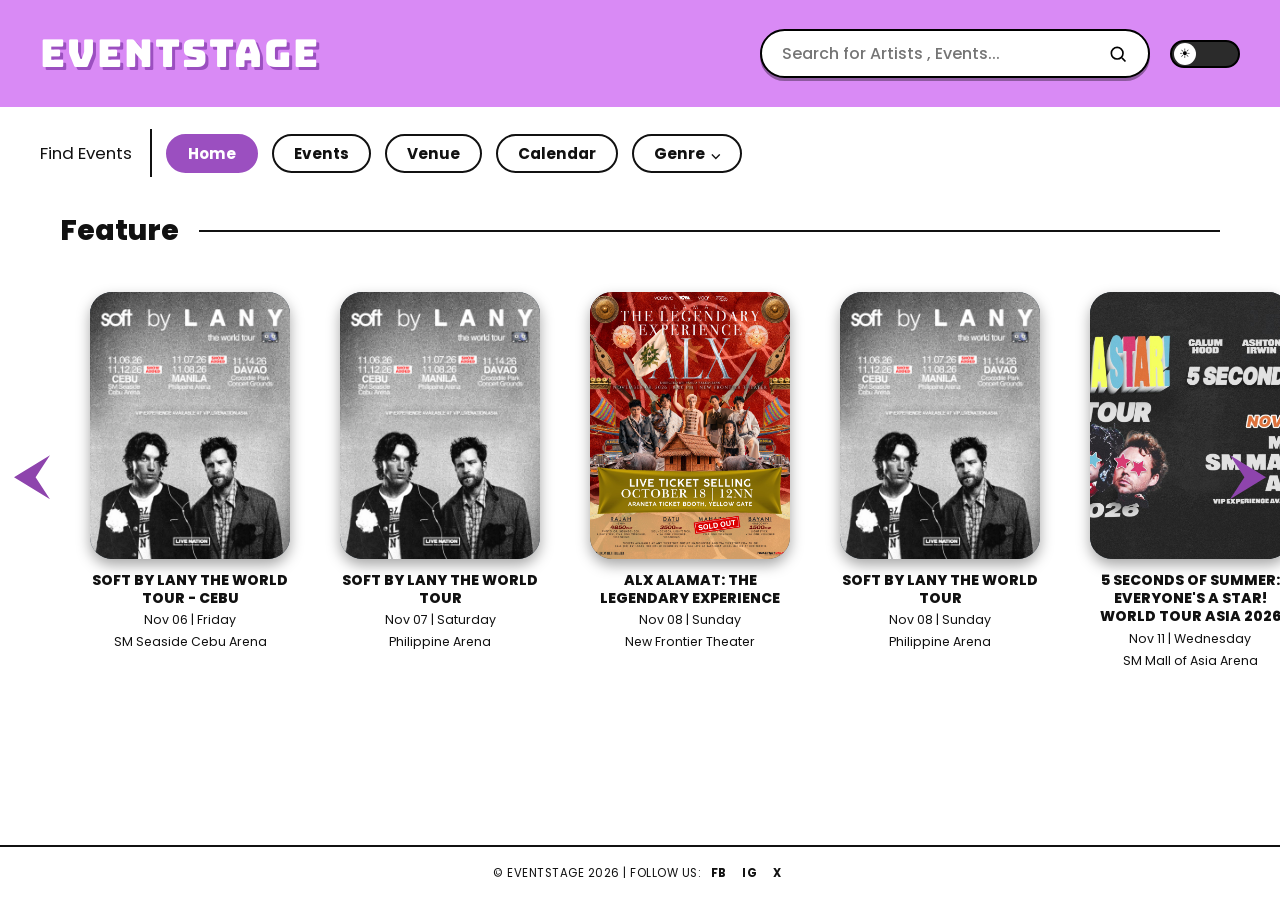
<file: index.html>
<!DOCTYPE html>
<html lang="en">

<head>
    <meta charset="UTF-8">
    <meta http-equiv="refresh" content="0; url=./home/home.html">
    <title>EventStage</title>
</head>

<body>
    <script>
        // JS fallback redirect
        window.location.replace("./home/home.html");
    </script>
</body>

</html>
</file>
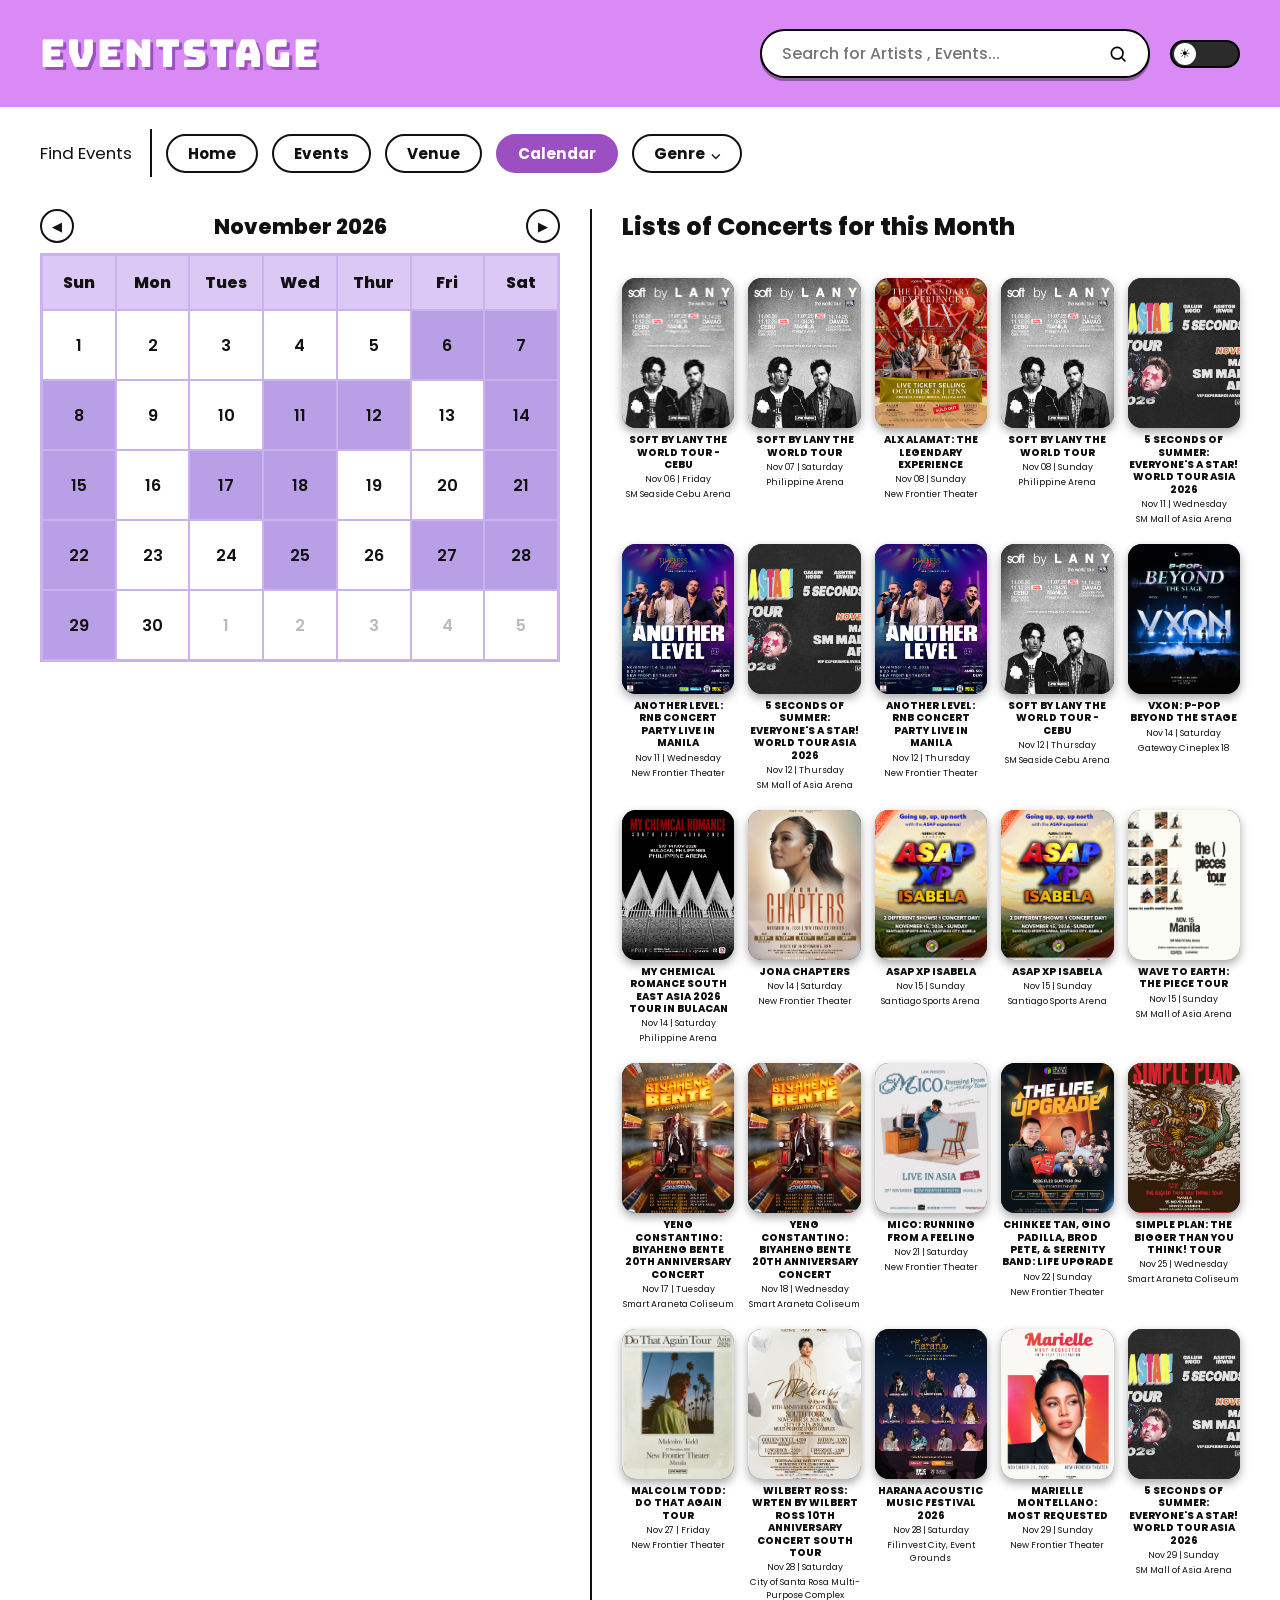
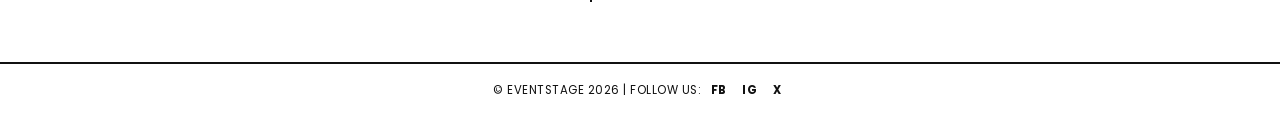
<file: calendar/calendar.html>
<!DOCTYPE html>
<html lang="en">
<head>
<meta charset="UTF-8">
<meta name="viewport" content="width=device-width, initial-scale=1">
<title>Eventstage | Calendar</title>
<link href="https://fonts.googleapis.com/css2?family=Poppins:wght@400;500;600;700;800&family=Bungee&display=swap" rel="stylesheet">
<link rel="stylesheet" href="../shared/base.css">
<link rel="stylesheet" href="calendar.css">
</head>
<body data-page="calendar">

<header>
  <a href="../home/home.html" class="logo">EVENTSTAGE</a>
  <div class="header-right">
    <form class="search" id="searchForm" role="search">
      <input id="searchInput" type="text" placeholder="Search for Artists , Events..." autocomplete="off">
      <button type="submit" aria-label="Search"><svg viewBox="0 0 24 24"><circle cx="11" cy="11" r="7"/><path d="M21 21l-4.3-4.3"/></svg></button>
    </form>
    <div class="toggle" id="themeToggle" title="Toggle dark mode"></div>
  </div>
</header>

<nav class="nav">
  <span class="label">Find Events</span>
  <a class="pill" href="../home/home.html">Home</a>
  <a class="pill" href="../events/events.html">Events</a>
  <a class="pill" href="../venue/venue.html">Venue</a>
  <a class="pill active" href="../calendar/calendar.html">Calendar</a>
  <div class="dropdown" id="genreDropdown">
    <button class="pill" id="genreBtn" type="button">Genre &nbsp;⌵</button>
    <div class="dropdown-menu" id="genreMenu"></div>
  </div>
</nav>

<main>
  <div class="cal-wrap">
    <section class="cal">
      <div class="cal-bar">
        <button class="cal-nav" id="calPrev" type="button" aria-label="Previous month">&#9664;</button>
        <h2 id="calTitle"></h2>
        <button class="cal-nav" id="calNext" type="button" aria-label="Next month">&#9654;</button>
      </div>
      <div class="cal-grid" id="calGrid"></div>
    </section>
    <section class="cal-list">
      <h2>Lists of Concerts for this Month</h2>
      <p class="cal-sub" id="calSub"></p>
      <div class="mini-grid" id="miniGrid"></div>
    </section>
  </div>
</main>

<footer class="footer">© EVENTSTAGE 2026 | FOLLOW US: <a href="#">FB</a> <a href="#">IG</a> <a href="#">X</a></footer>

<script src="../shared/data.js"></script>
<script src="../shared/common.js"></script>
<script src="calendar.js"></script>
</body>
</html>
</file>
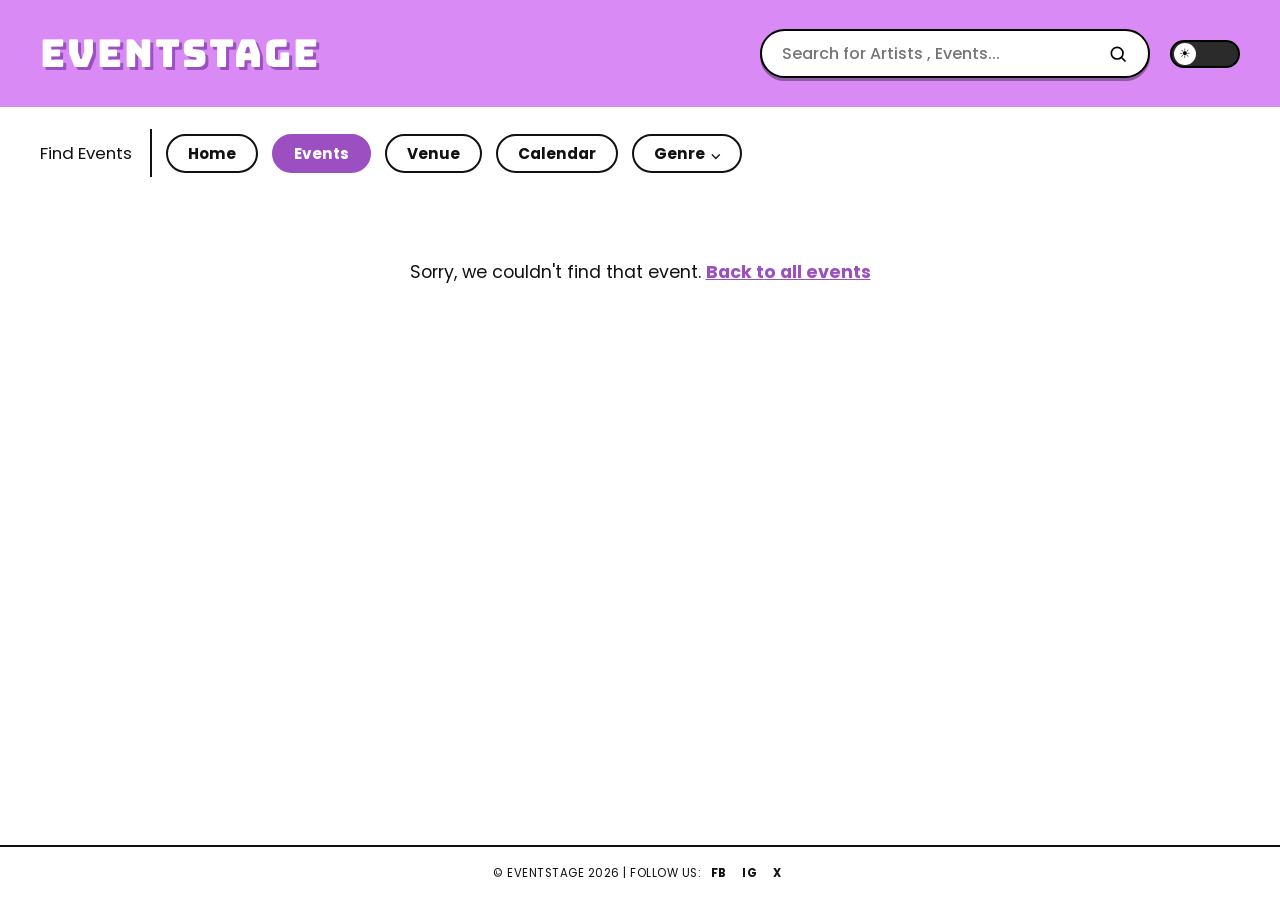
<file: details/details.html>
<!DOCTYPE html>
<html lang="en">
<head>
<meta charset="UTF-8">
<meta name="viewport" content="width=device-width, initial-scale=1">
<title>Eventstage | Event Details</title>
<link href="https://fonts.googleapis.com/css2?family=Poppins:wght@400;500;600;700;800&family=Bungee&family=Montserrat:wght@500;600;700&display=swap" rel="stylesheet">
<link rel="stylesheet" href="../shared/base.css">
<link rel="stylesheet" href="details.css">
</head>
<body data-page="details">

<header>
  <a href="../home/home.html" class="logo">EVENTSTAGE</a>
  <div class="header-right">
    <form class="search" id="searchForm" role="search">
      <input id="searchInput" type="text" placeholder="Search for Artists , Events..." autocomplete="off">
      <button type="submit" aria-label="Search"><svg viewBox="0 0 24 24"><circle cx="11" cy="11" r="7"/><path d="M21 21l-4.3-4.3"/></svg></button>
    </form>
    <div class="toggle" id="themeToggle" title="Toggle dark mode"></div>
  </div>
</header>

<nav class="nav">
  <span class="label">Find Events</span>
  <a class="pill" href="../home/home.html">Home</a>
  <a class="pill active" href="../events/events.html">Events</a>
  <a class="pill" href="../venue/venue.html">Venue</a>
  <a class="pill" href="../calendar/calendar.html">Calendar</a>
  <div class="dropdown" id="genreDropdown">
    <button class="pill" id="genreBtn" type="button">Genre &nbsp;⌵</button>
    <div class="dropdown-menu" id="genreMenu"></div>
  </div>
</nav>

<main>
  <div id="detail"></div>
  <p class="empty" id="notFound" hidden>Sorry, we couldn't find that event. <a href="../events/events.html" class="back-link">Back to all events</a></p>
</main>

<footer class="footer">© EVENTSTAGE 2026 | FOLLOW US: <a href="#">FB</a> <a href="#">IG</a> <a href="#">X</a></footer>

<script src="../shared/data.js"></script>
<script src="detailsdata.js"></script>
<script src="../shared/common.js"></script>
<script src="details.js"></script>
</body>
</html>
</file>
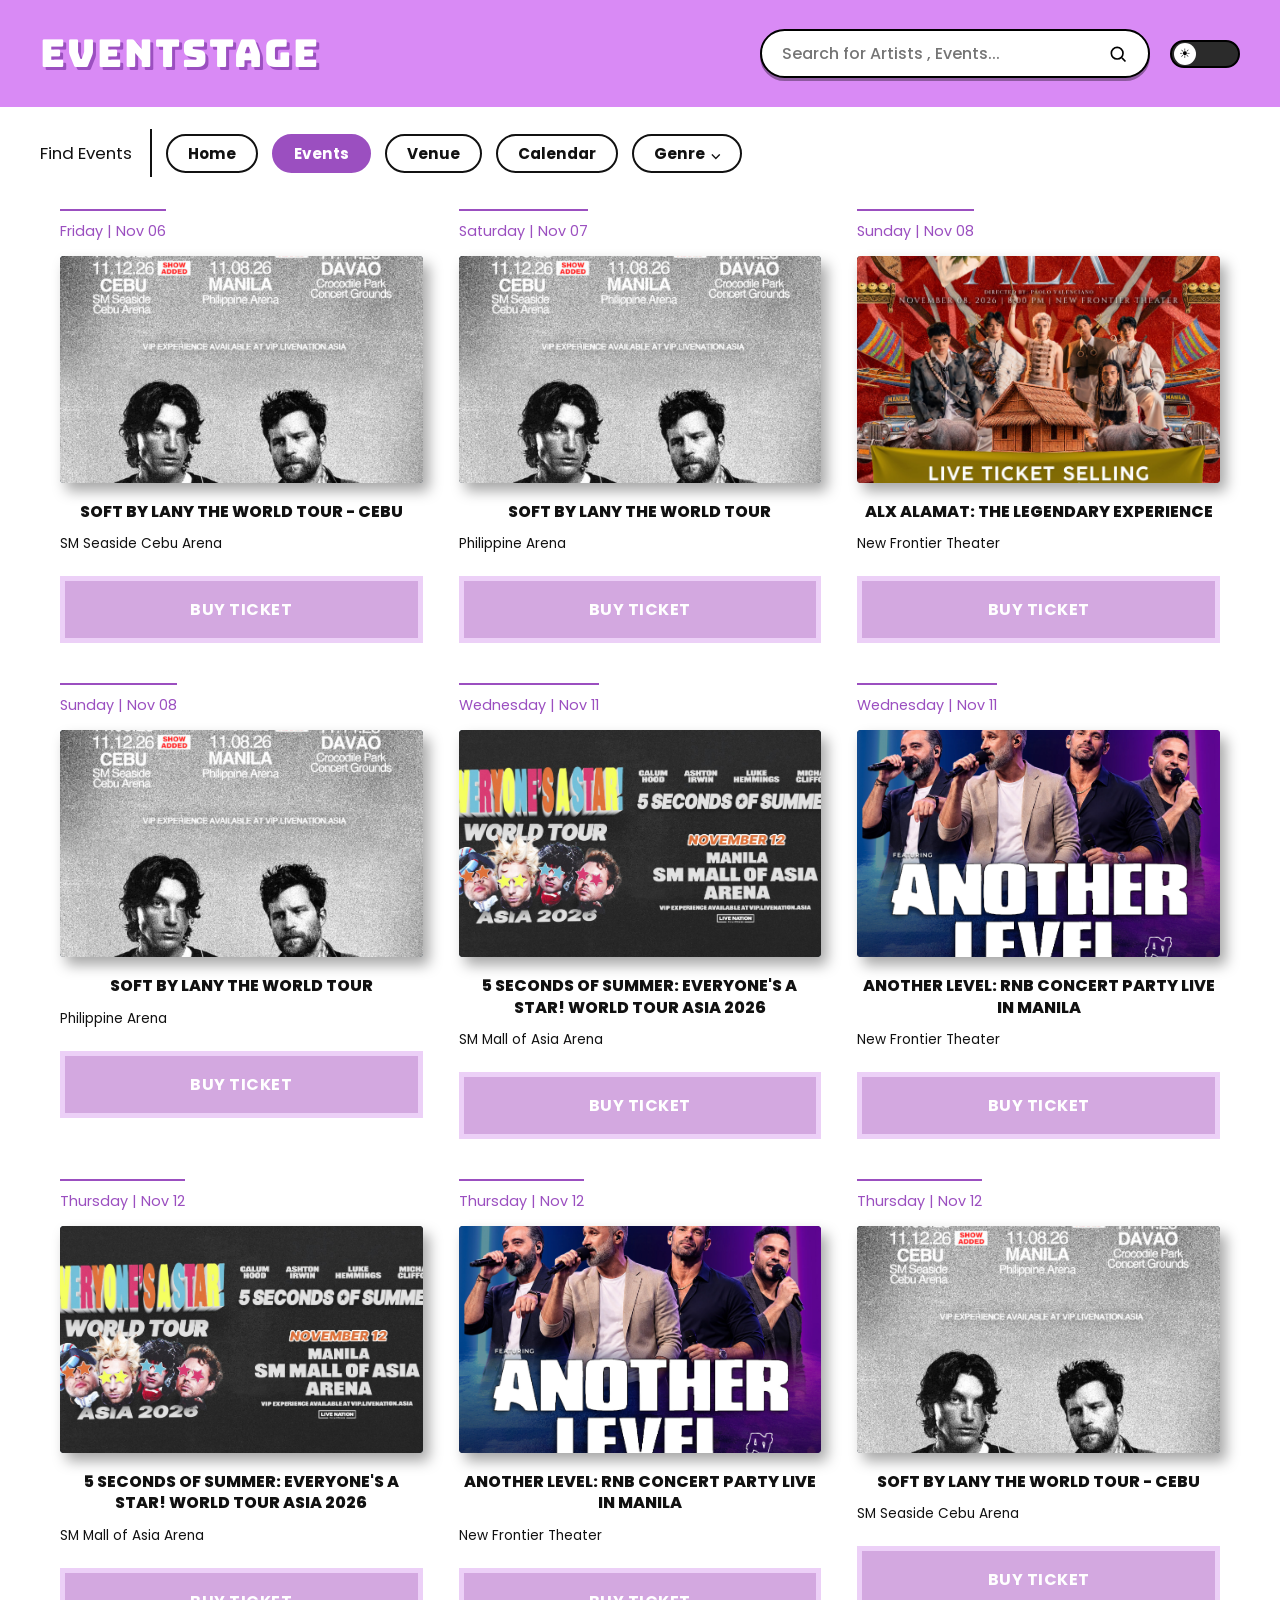
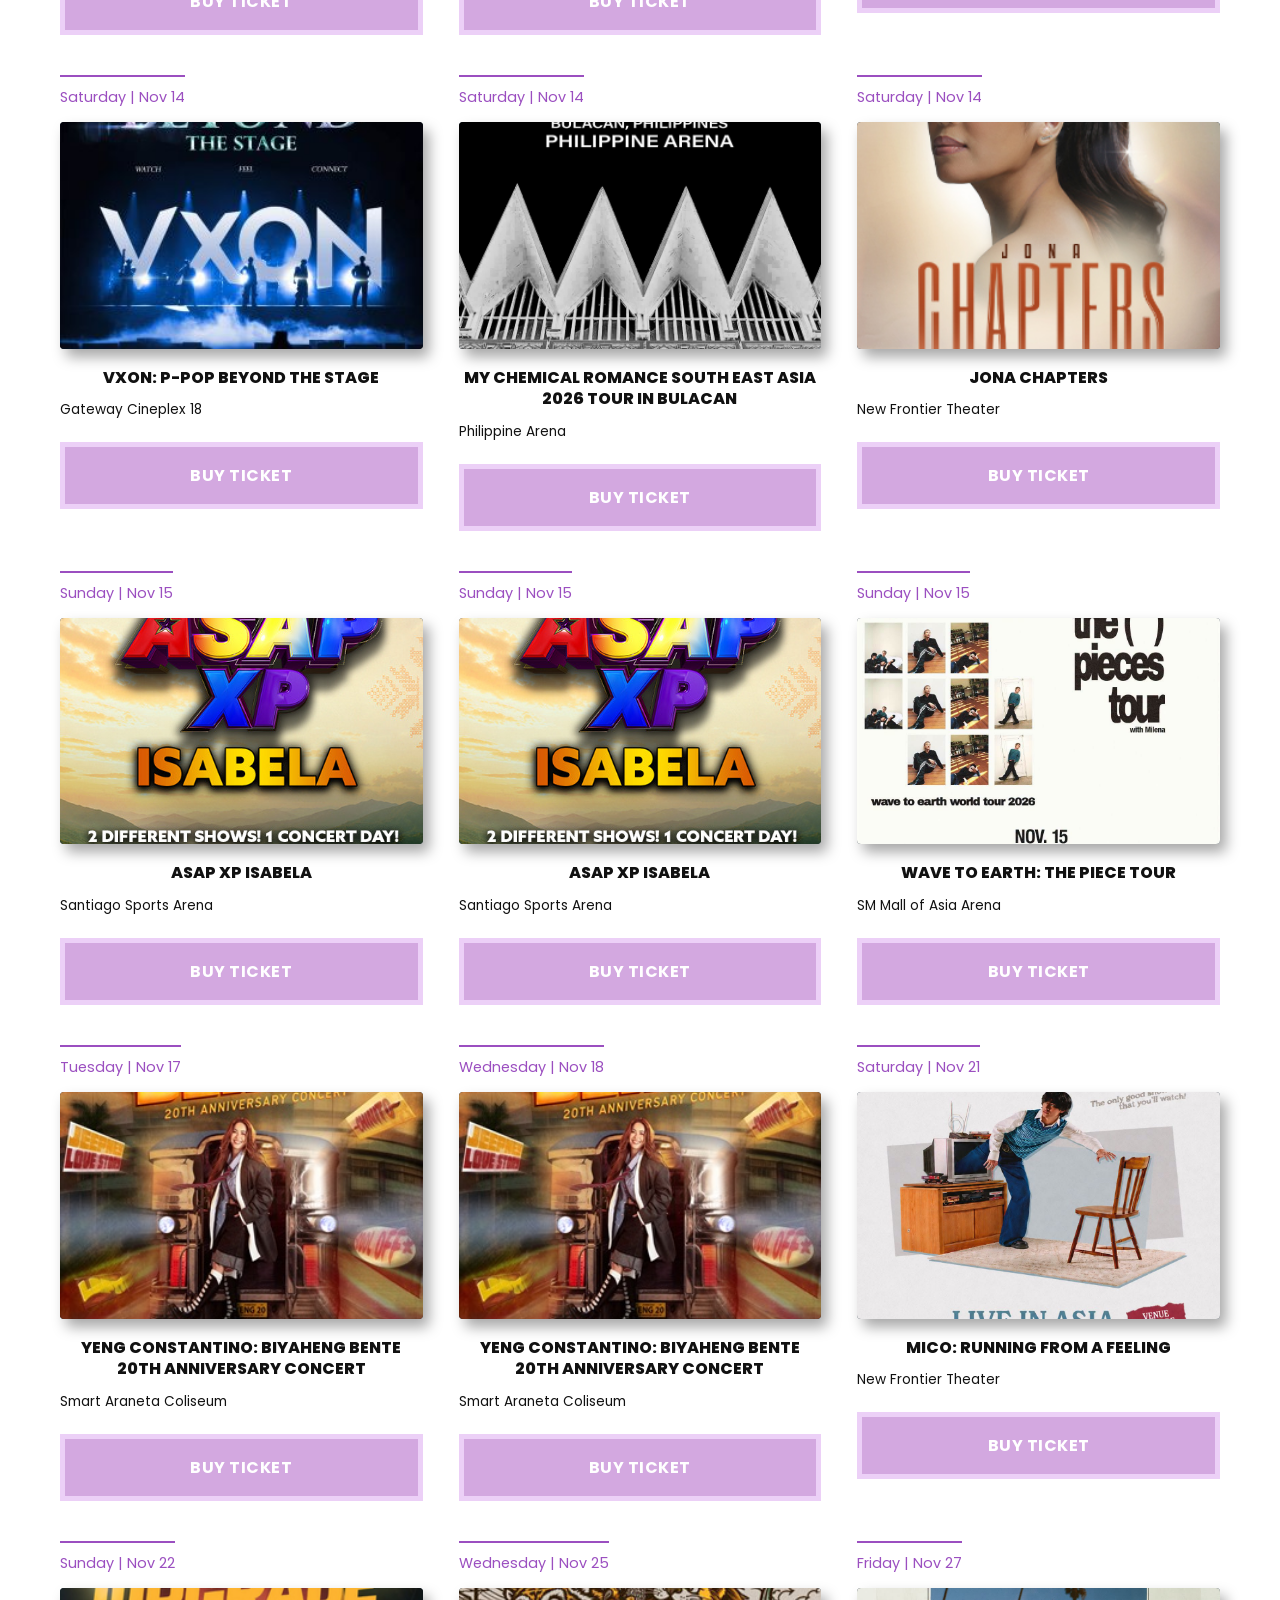
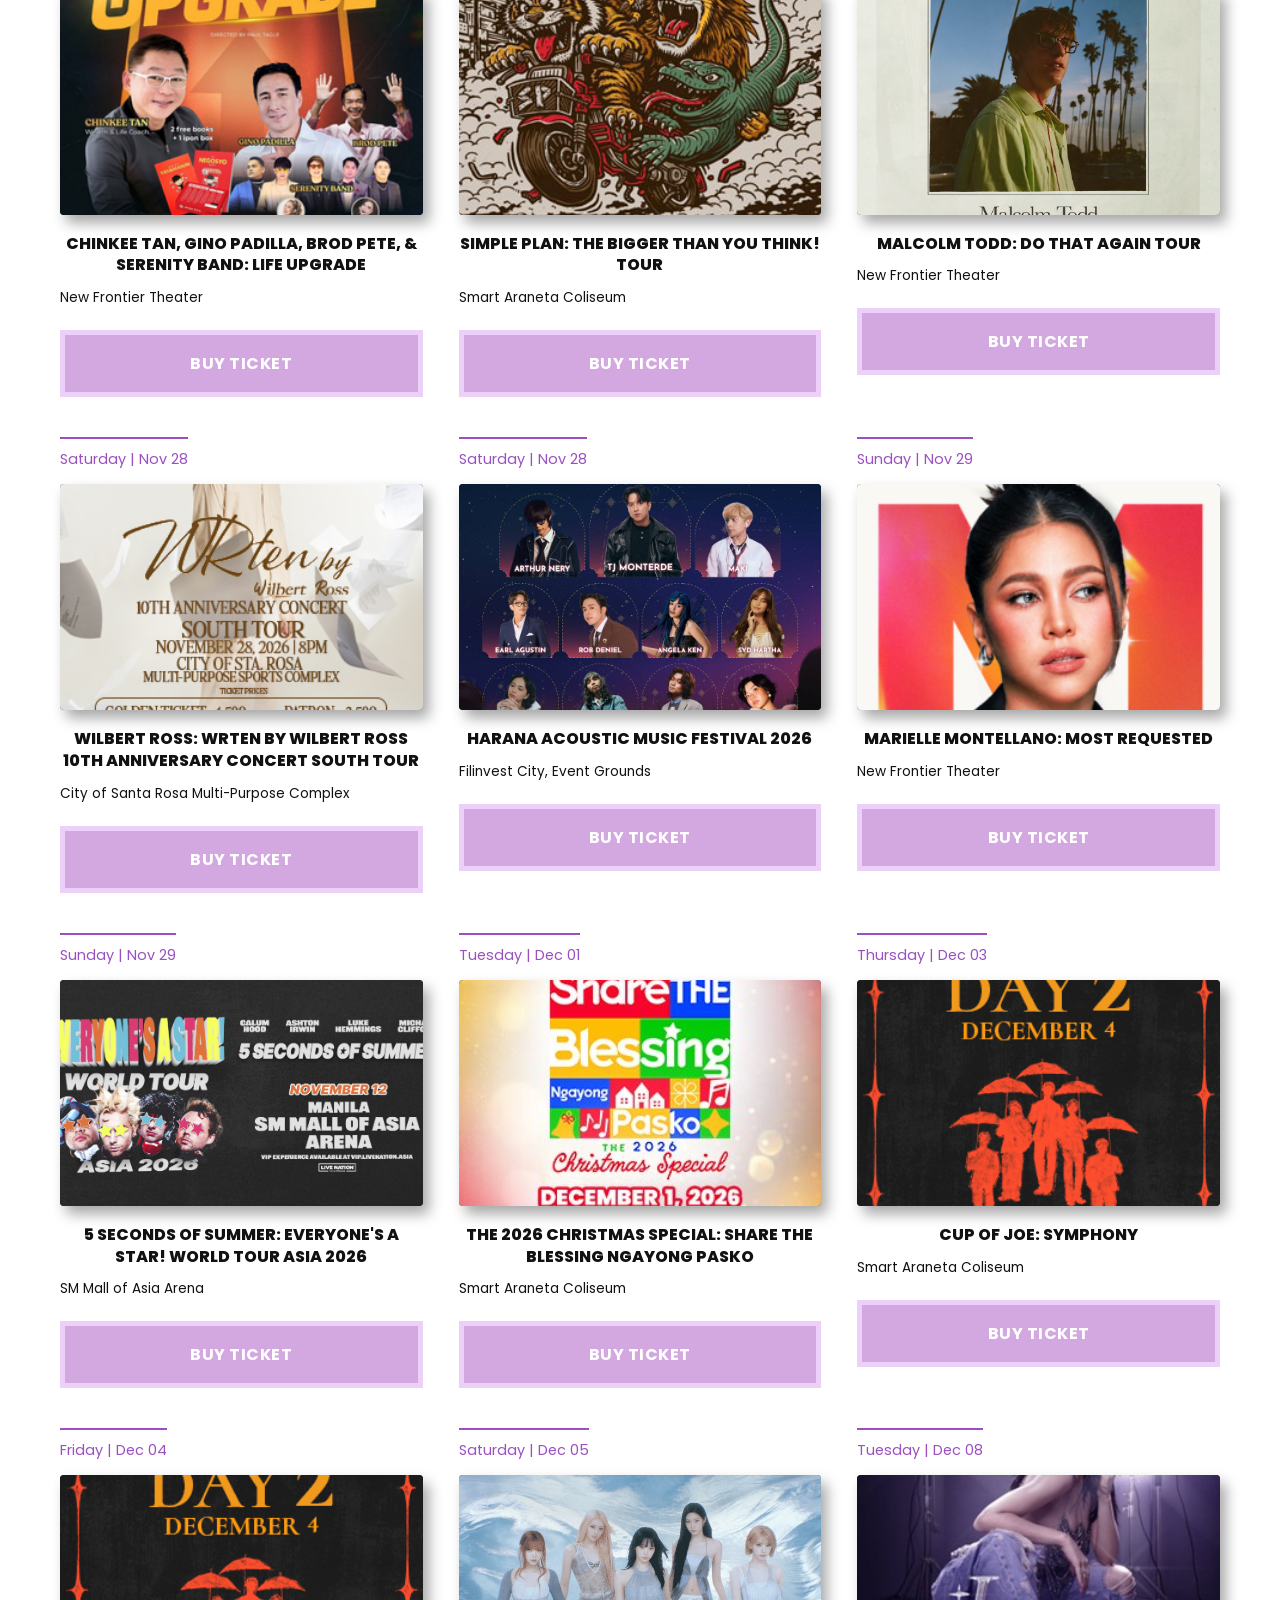
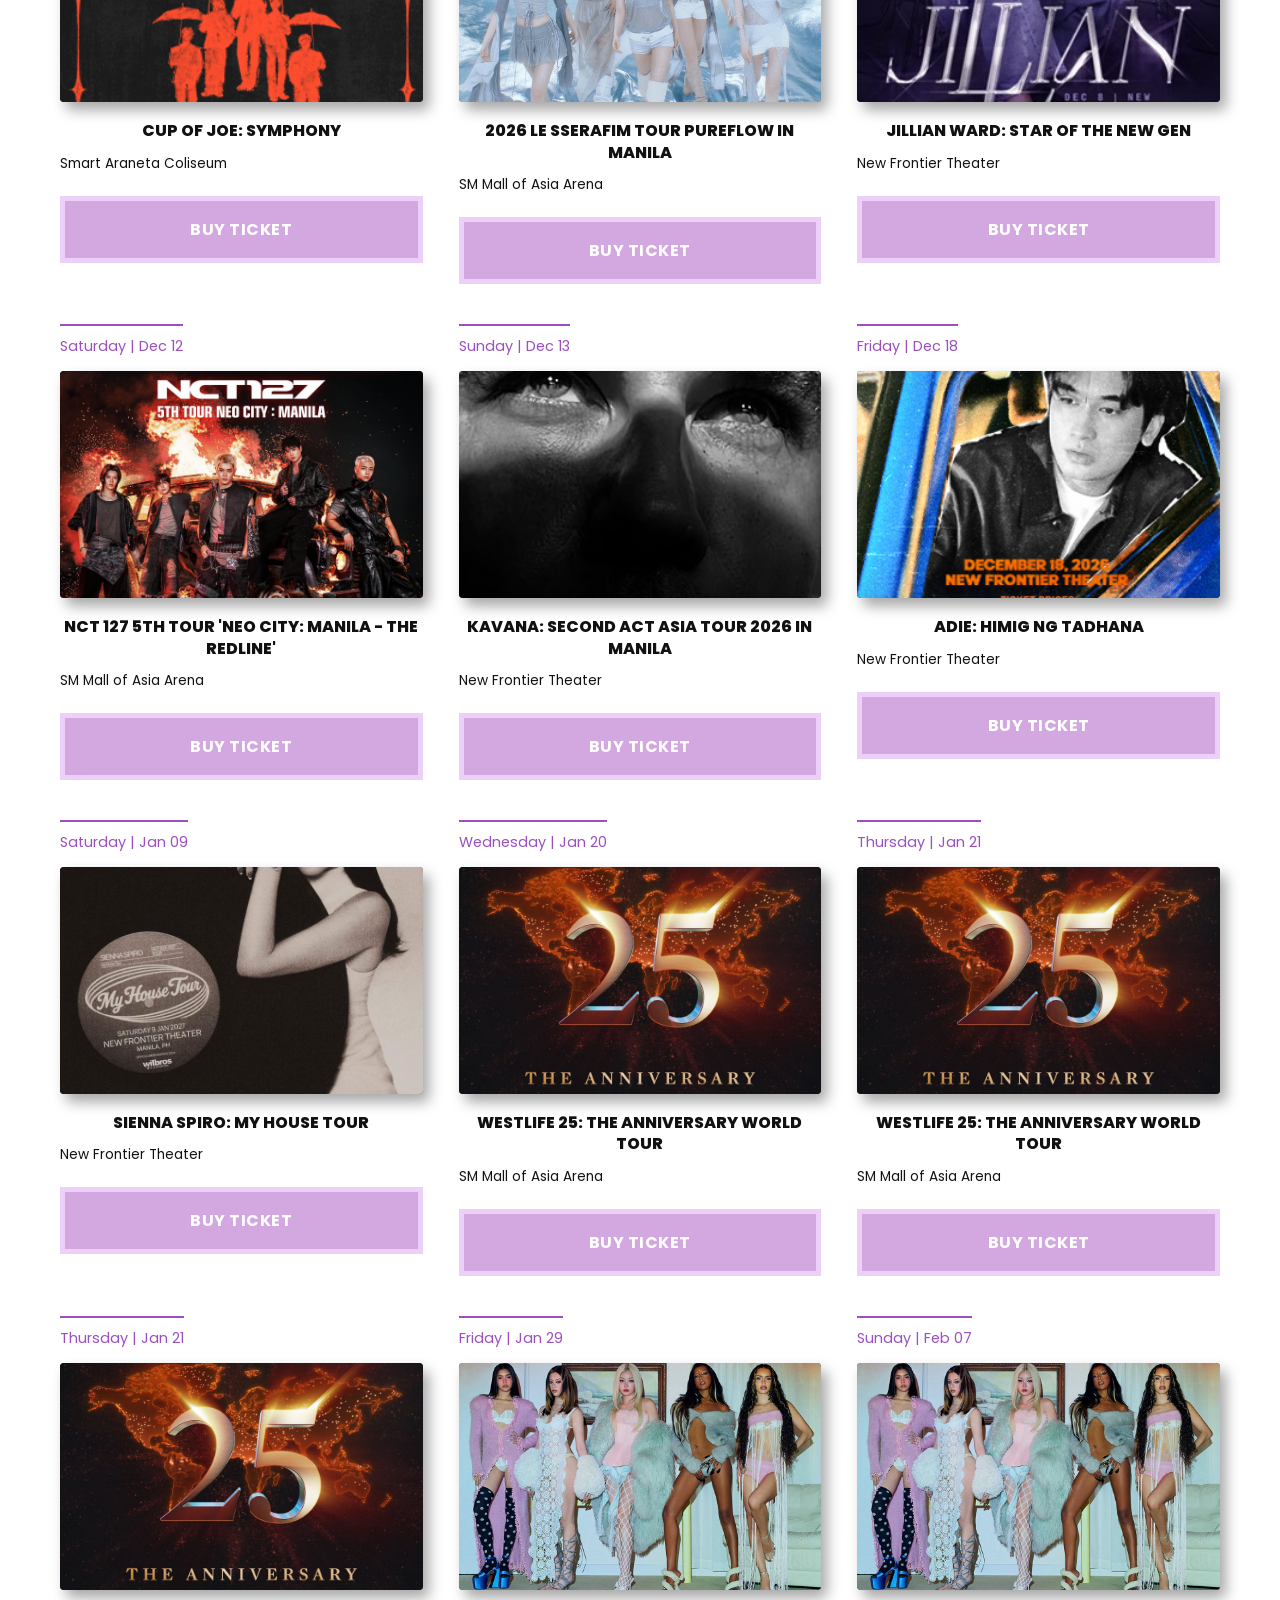
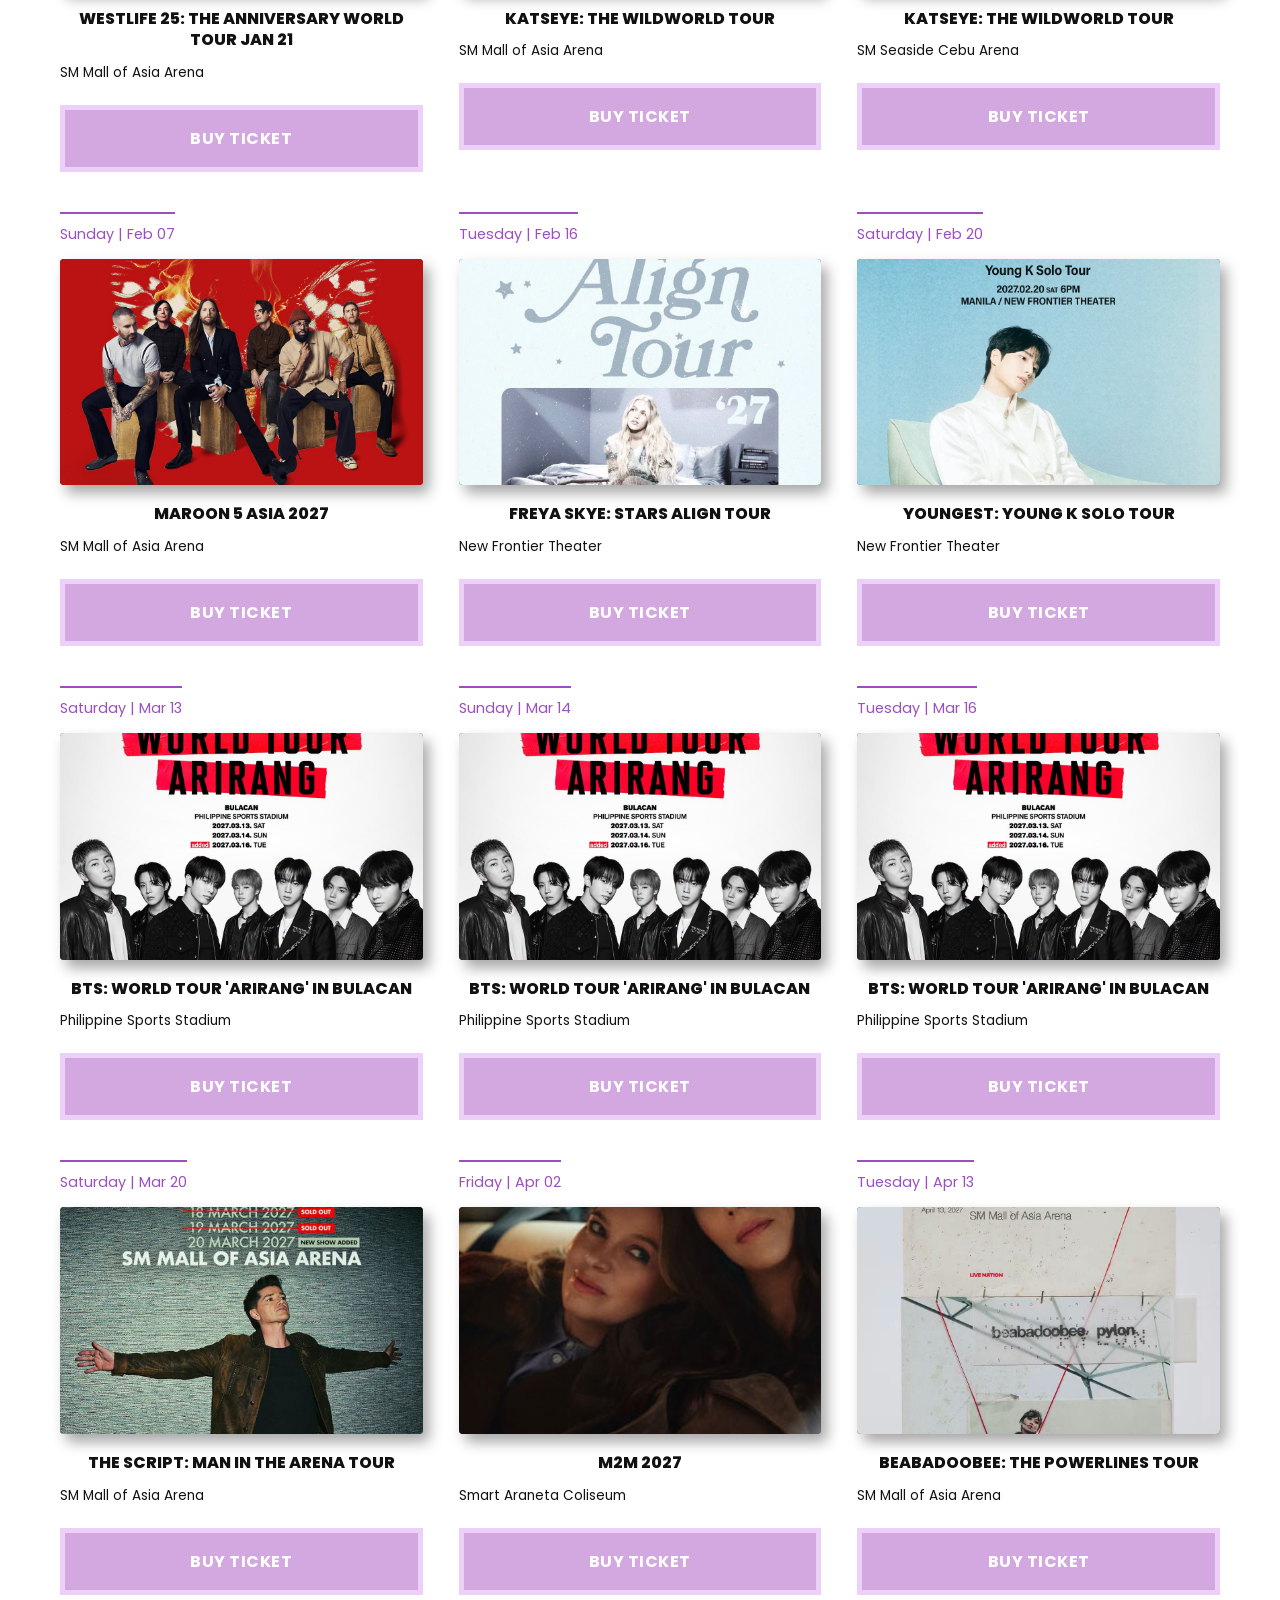
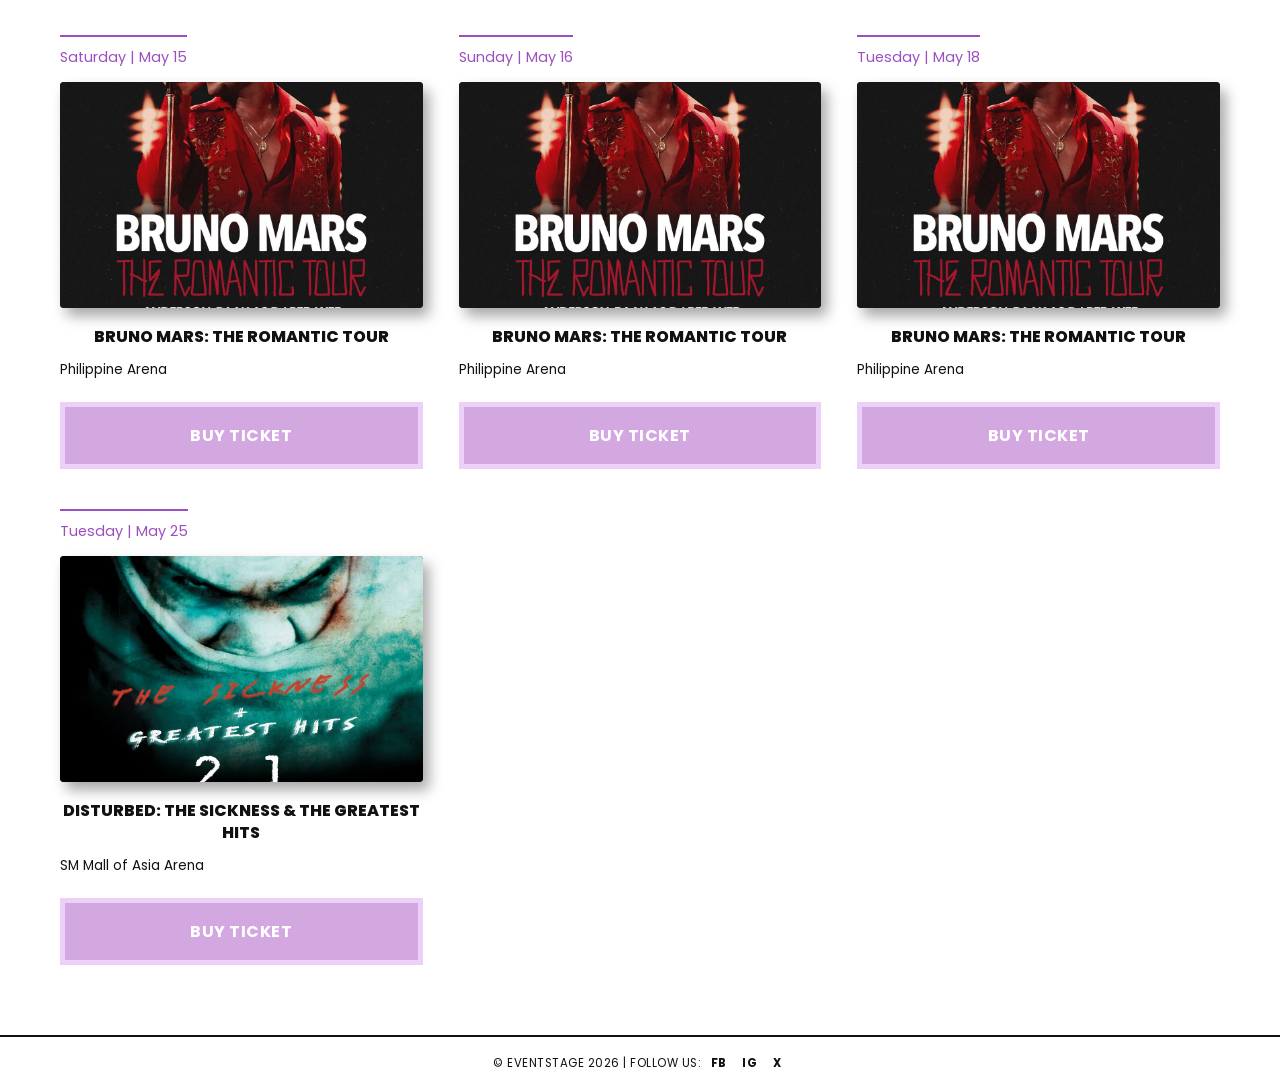
<file: events/events.html>
<!DOCTYPE html>
<html lang="en">
<head>
<meta charset="UTF-8">
<meta name="viewport" content="width=device-width, initial-scale=1">
<title>Eventstage | Events</title>
<link href="https://fonts.googleapis.com/css2?family=Poppins:wght@400;500;600;700;800&family=Bungee&display=swap" rel="stylesheet">
<link rel="stylesheet" href="../shared/base.css">
<link rel="stylesheet" href="events.css">
</head>
<body data-page="events">

<header>
  <a href="../home/home.html" class="logo">EVENTSTAGE</a>
  <div class="header-right">
    <form class="search" id="searchForm" role="search">
      <input id="searchInput" type="text" placeholder="Search for Artists , Events..." autocomplete="off">
      <button type="submit" aria-label="Search"><svg viewBox="0 0 24 24"><circle cx="11" cy="11" r="7"/><path d="M21 21l-4.3-4.3"/></svg></button>
    </form>
    <div class="toggle" id="themeToggle" title="Toggle dark mode"></div>
  </div>
</header>

<nav class="nav">
  <span class="label">Find Events</span>
  <a class="pill" href="../home/home.html">Home</a>
  <a class="pill active" href="../events/events.html">Events</a>
  <a class="pill" href="../venue/venue.html">Venue</a>
  <a class="pill" href="../calendar/calendar.html">Calendar</a>
  <div class="dropdown" id="genreDropdown">
    <button class="pill" id="genreBtn" type="button">Genre &nbsp;⌵</button>
    <div class="dropdown-menu" id="genreMenu"></div>
  </div>
</nav>

<main>
  <p class="filter-note" id="filterNote"></p>
  <div class="grid" id="grid"></div>
  <p class="empty" id="empty" hidden>No events match your search.</p>
</main>

<footer class="footer">© EVENTSTAGE 2026 | FOLLOW US: <a href="#">FB</a> <a href="#">IG</a> <a href="#">X</a></footer>

<script src="../shared/data.js"></script>
<script src="../shared/common.js"></script>
<script src="events.js"></script>
</body>
</html>
</file>
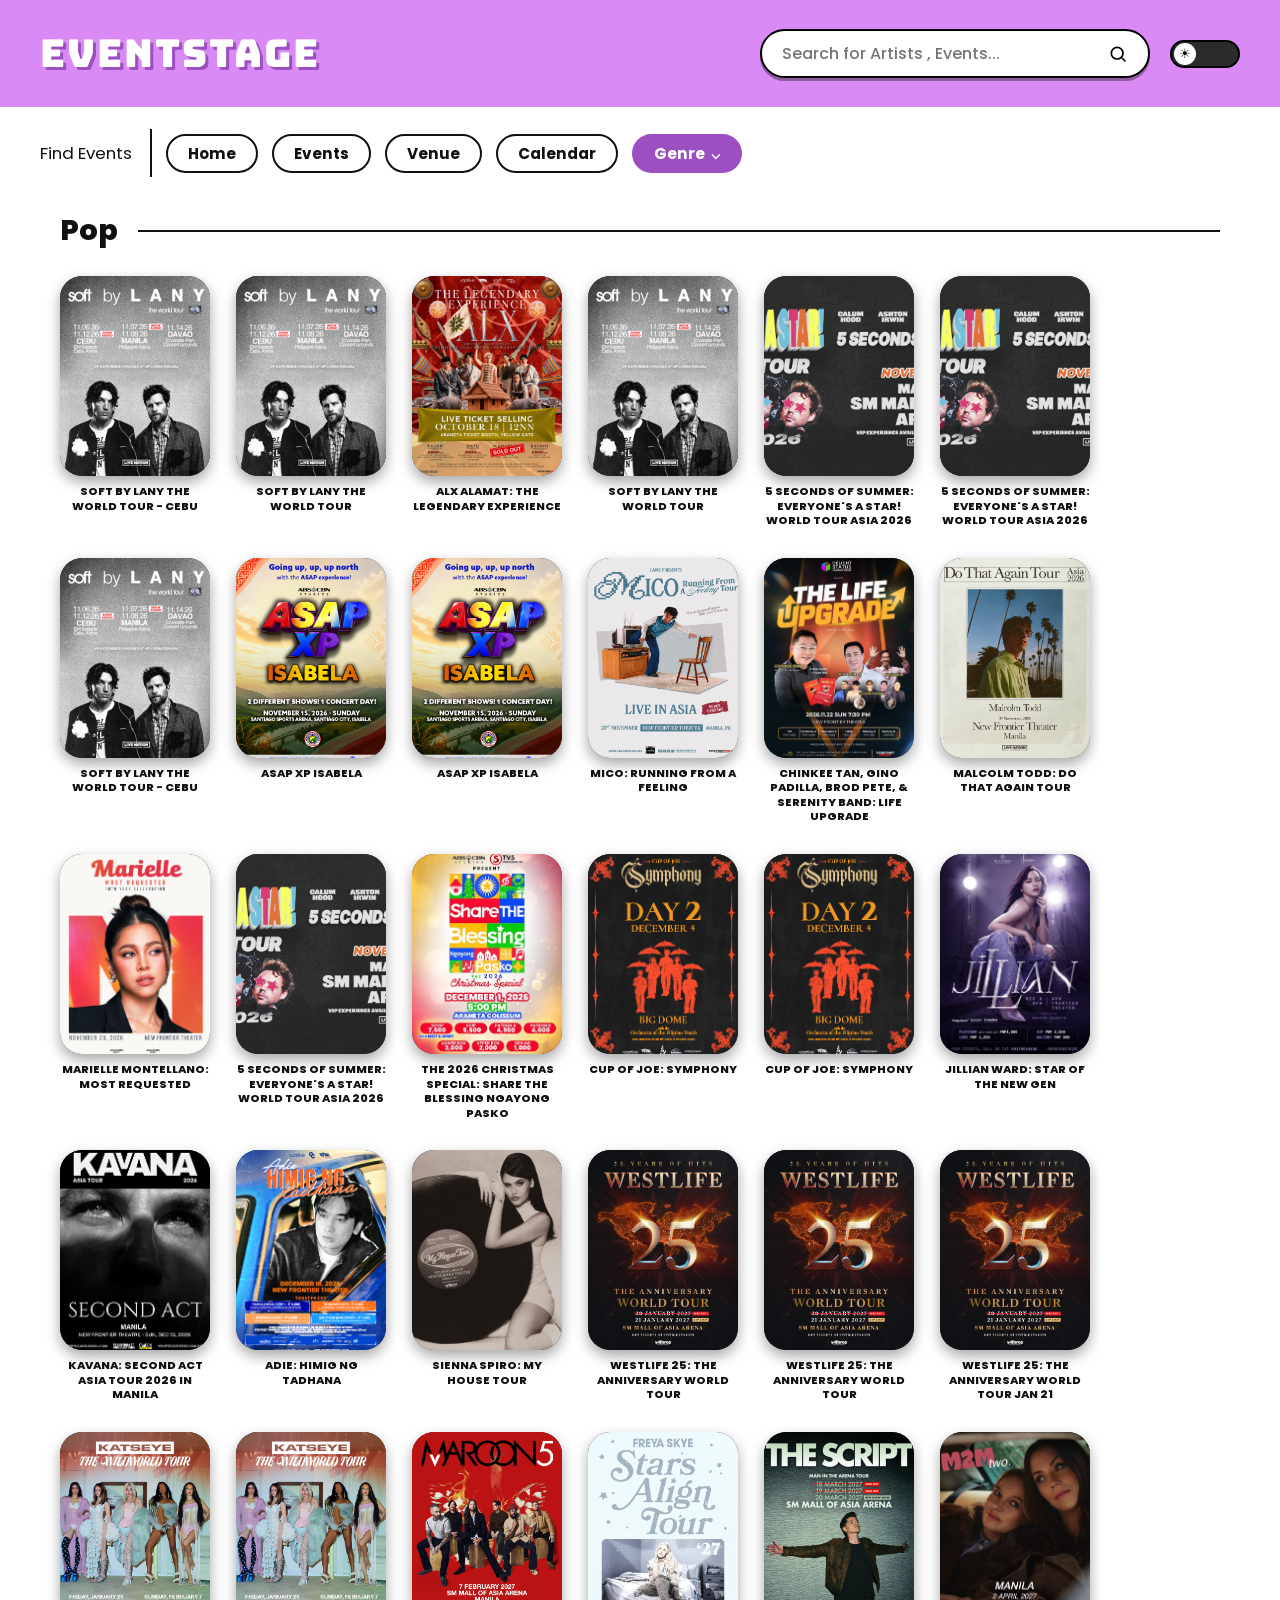
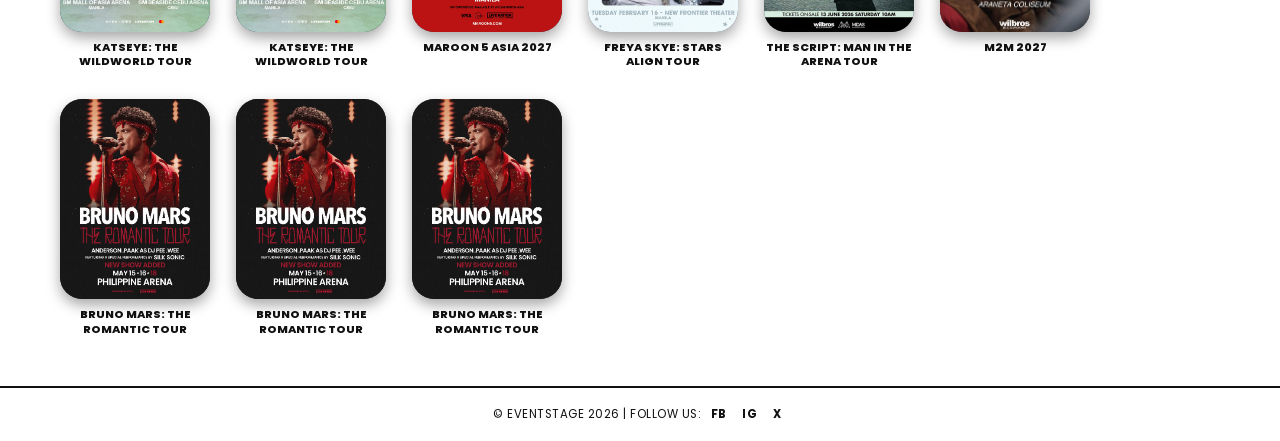
<file: genre/genre.html>
<!DOCTYPE html>
<html lang="en">
<head>
<meta charset="UTF-8">
<meta name="viewport" content="width=device-width, initial-scale=1">
<title>Eventstage | Genre</title>
<link href="https://fonts.googleapis.com/css2?family=Poppins:wght@400;500;600;700;800&family=Bungee&display=swap" rel="stylesheet">
<link rel="stylesheet" href="../shared/base.css">
<link rel="stylesheet" href="genre.css">
</head>
<body data-page="genre">

<header>
  <a href="../home/home.html" class="logo">EVENTSTAGE</a>
  <div class="header-right">
    <form class="search" id="searchForm" role="search">
      <input id="searchInput" type="text" placeholder="Search for Artists , Events..." autocomplete="off">
      <button type="submit" aria-label="Search"><svg viewBox="0 0 24 24"><circle cx="11" cy="11" r="7"/><path d="M21 21l-4.3-4.3"/></svg></button>
    </form>
    <div class="toggle" id="themeToggle" title="Toggle dark mode"></div>
  </div>
</header>

<nav class="nav">
  <span class="label">Find Events</span>
  <a class="pill" href="../home/home.html">Home</a>
  <a class="pill" href="../events/events.html">Events</a>
  <a class="pill" href="../venue/venue.html">Venue</a>
  <a class="pill" href="../calendar/calendar.html">Calendar</a>
  <div class="dropdown" id="genreDropdown">
    <button class="pill" id="genreBtn" type="button">Genre &nbsp;⌵</button>
    <div class="dropdown-menu" id="genreMenu"></div>
  </div>
</nav>

<main>
  <div class="section-title"><h2 id="genreTitle">Pop</h2><span></span></div>
  <div class="g-grid" id="gGrid"></div>
  <p class="empty" id="empty" hidden>No events in this genre yet.</p>
</main>

<footer class="footer">© EVENTSTAGE 2026 | FOLLOW US: <a href="#">FB</a> <a href="#">IG</a> <a href="#">X</a></footer>

<script src="../shared/data.js"></script>
<script src="../shared/common.js"></script>
<script src="genre.js"></script>
</body>
</html>
</file>
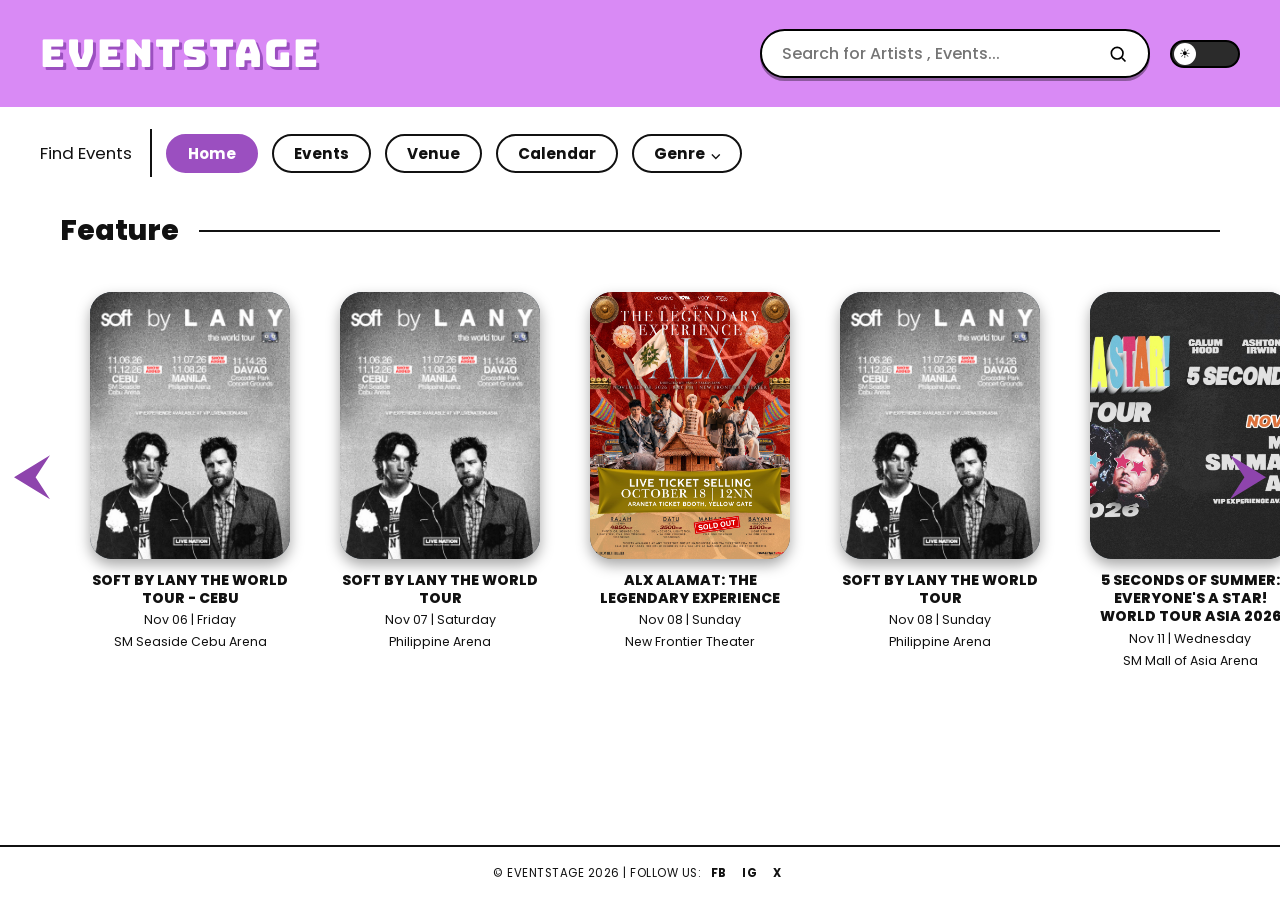
<file: home/home.html>
<!DOCTYPE html>
<html lang="en">
<head>
<meta charset="UTF-8">
<meta name="viewport" content="width=device-width, initial-scale=1">
<title>Eventstage | Home</title>
<link href="https://fonts.googleapis.com/css2?family=Poppins:wght@400;500;600;700;800&family=Bungee&display=swap" rel="stylesheet">
<link rel="stylesheet" href="../shared/base.css">
<link rel="stylesheet" href="home.css">
</head>
<body data-page="home">

<header>
  <a href="../home/home.html" class="logo">EVENTSTAGE</a>
  <div class="header-right">
    <form class="search" id="searchForm" role="search">
      <input id="searchInput" type="text" placeholder="Search for Artists , Events..." autocomplete="off">
      <button type="submit" aria-label="Search"><svg viewBox="0 0 24 24"><circle cx="11" cy="11" r="7"/><path d="M21 21l-4.3-4.3"/></svg></button>
    </form>
    <div class="toggle" id="themeToggle" title="Toggle dark mode"></div>
  </div>
</header>

<nav class="nav">
  <span class="label">Find Events</span>
  <a class="pill active" href="../home/home.html">Home</a>
  <a class="pill" href="../events/events.html">Events</a>
  <a class="pill" href="../venue/venue.html">Venue</a>
  <a class="pill" href="../calendar/calendar.html">Calendar</a>
  <div class="dropdown" id="genreDropdown">
    <button class="pill" id="genreBtn" type="button">Genre &nbsp;⌵</button>
    <div class="dropdown-menu" id="genreMenu"></div>
  </div>
</nav>

<main>
  <div class="section-title"><h2>Feature</h2><span></span></div>
  <div class="carousel">
    <button class="arrow left" id="prev" aria-label="Previous"></button>
    <div class="track" id="track"></div>
    <button class="arrow right" id="next" aria-label="Next"></button>
  </div>
  <div class="dots" id="dots"></div>
</main>

<footer class="footer">© EVENTSTAGE 2026 | FOLLOW US: <a href="#">FB</a> <a href="#">IG</a> <a href="#">X</a></footer>

<script src="../shared/data.js"></script>
<script src="../shared/common.js"></script>
<script src="home.js"></script>
</body>
</html>
</file>
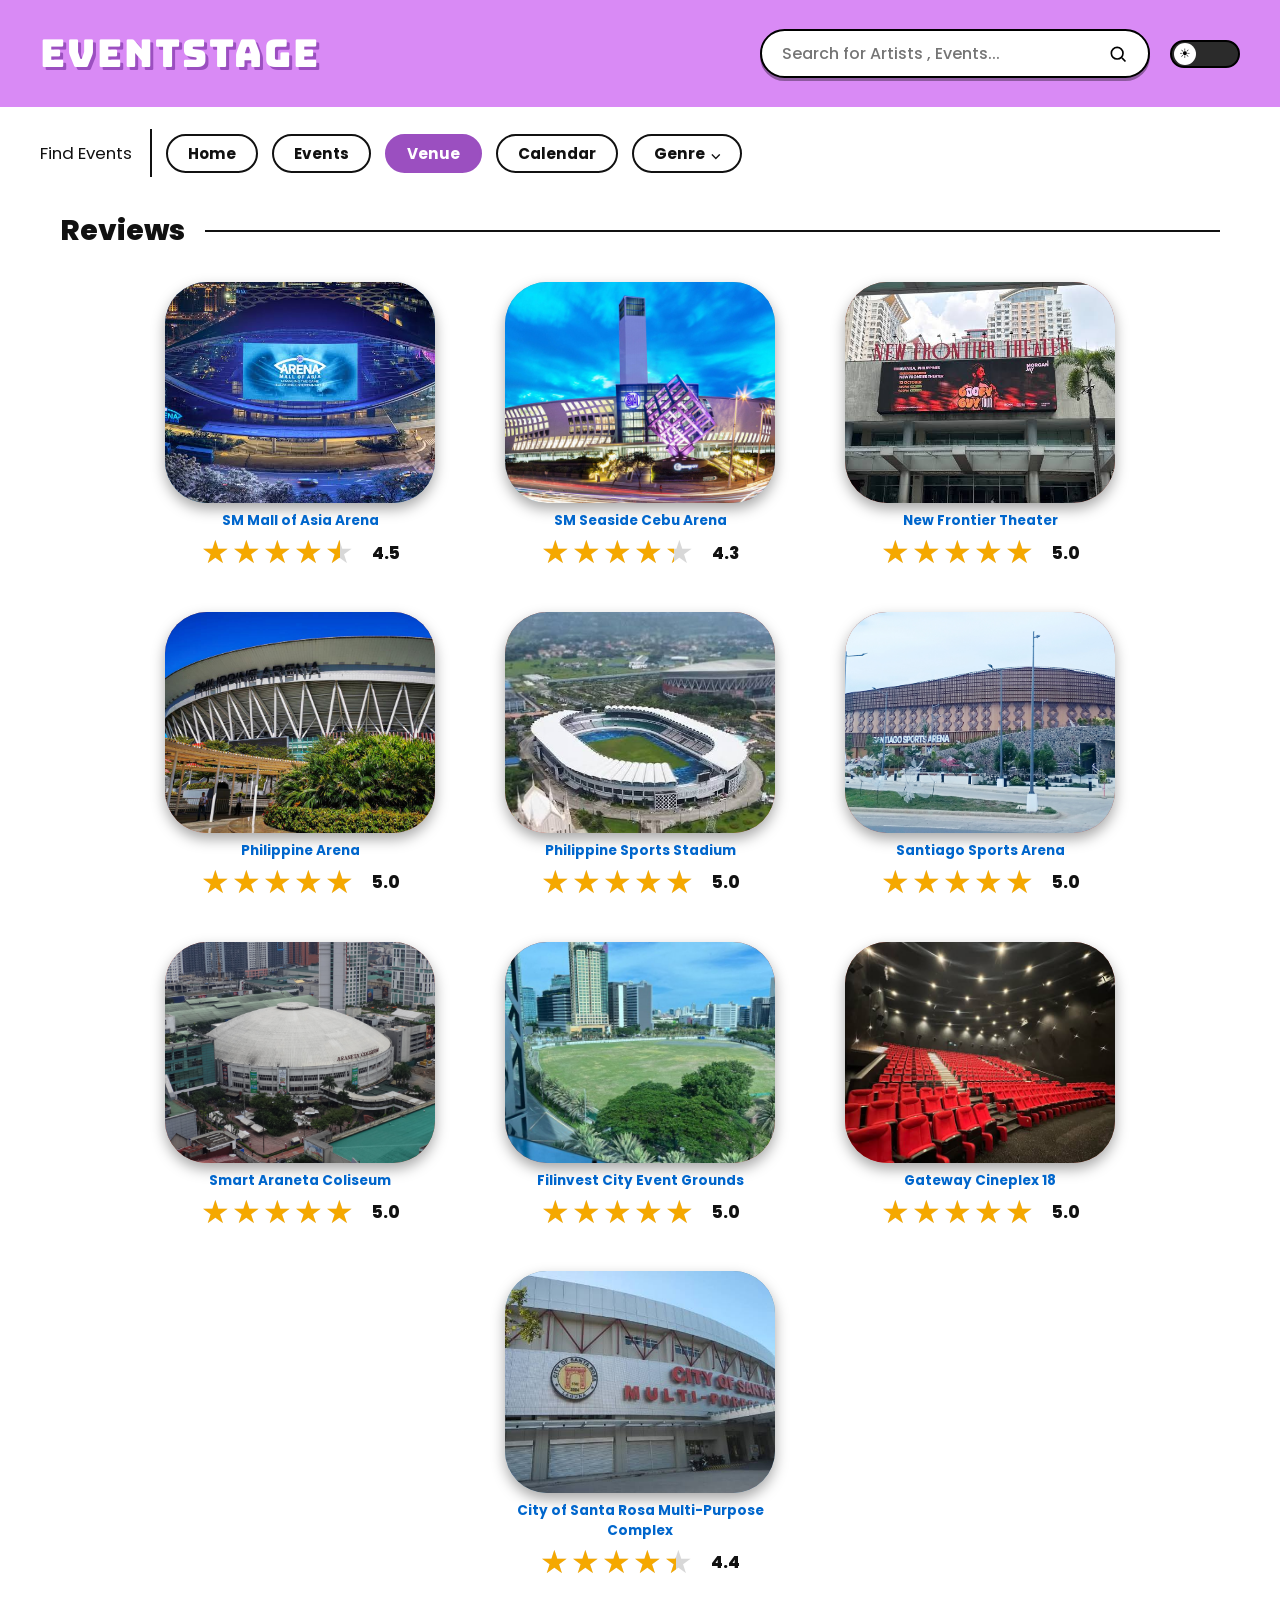
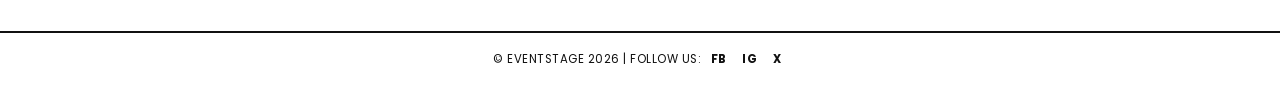
<file: venue/venue.html>
<!DOCTYPE html>
<html lang="en">
<head>
<meta charset="UTF-8">
<meta name="viewport" content="width=device-width, initial-scale=1">
<title>Eventstage | Venue</title>
<link href="https://fonts.googleapis.com/css2?family=Poppins:wght@400;500;600;700;800&family=Bungee&display=swap" rel="stylesheet">
<link rel="stylesheet" href="../shared/base.css">
<link rel="stylesheet" href="venue.css">
</head>
<body data-page="venue">

<header>
  <a href="../home/home.html" class="logo">EVENTSTAGE</a>
  <div class="header-right">
    <form class="search" id="searchForm" role="search">
      <input id="searchInput" type="text" placeholder="Search for Artists , Events..." autocomplete="off">
      <button type="submit" aria-label="Search"><svg viewBox="0 0 24 24"><circle cx="11" cy="11" r="7"/><path d="M21 21l-4.3-4.3"/></svg></button>
    </form>
    <div class="toggle" id="themeToggle" title="Toggle dark mode"></div>
  </div>
</header>

<nav class="nav">
  <span class="label">Find Events</span>
  <a class="pill" href="../home/home.html">Home</a>
  <a class="pill" href="../events/events.html">Events</a>
  <a class="pill active" href="../venue/venue.html">Venue</a>
  <a class="pill" href="../calendar/calendar.html">Calendar</a>
  <div class="dropdown" id="genreDropdown">
    <button class="pill" id="genreBtn" type="button">Genre &nbsp;⌵</button>
    <div class="dropdown-menu" id="genreMenu"></div>
  </div>
</nav>

<main>
  <div class="section-title"><h2>Reviews</h2><span></span></div>
  <div class="venue-grid" id="venueGrid"></div>
</main>



<footer class="footer">© EVENTSTAGE 2026 | FOLLOW US: <a href="#">FB</a> <a href="#">IG</a> <a href="#">X</a></footer>

<script src="../shared/data.js"></script>
<script src="../shared/common.js"></script>
<script src="venue.js"></script>
</body>
</html>
</file>
<file: shared/base.css>
/* ===== Eventstage shared styles (header, nav, theme, footer) - used by every page ===== */
:root{
  --bg:#ffffff; --text:#111; --header:#d98af5; --accent:#9b4fc0;
  --accent-soft:#d3a8e0; --accent-border:#ecd0f7; --card-shadow:rgba(0,0,0,.35);
  --arrow:#8e44ad; --cal-head:#dcc8f5; --cal-event:#b9a0e6; --cal-line:#c9b2ee; --muted:#bbb;
}
body.dark{
  --bg:#16121a; --text:#f3eaf8; --header:#6b2f86; --accent:#b565d9;
  --accent-soft:#5a3a69; --accent-border:#7a4d90; --card-shadow:rgba(0,0,0,.8);
  --arrow:#c47be6; --cal-head:#4a2f60; --cal-event:#7a4d9e; --cal-line:#5d4075; --muted:#6a5a75;
}
*{box-sizing:border-box;margin:0;padding:0}
body{font-family:'Poppins',sans-serif;background:var(--bg);color:var(--text);transition:background .3s,color .3s;min-height:100vh;display:flex;flex-direction:column}
main{flex:1}
a{color:inherit;text-decoration:none}

/* Header */
header{background:var(--header);display:flex;align-items:center;justify-content:space-between;gap:20px;padding:28px 40px;flex-wrap:wrap}
.logo{font-family:'Bungee',sans-serif;font-size:2.4rem;color:#fff;letter-spacing:2px;text-shadow:3px 3px 0 var(--accent)}
.header-right{display:flex;align-items:center;gap:20px;flex:1;justify-content:flex-end;min-width:260px}
.search{display:flex;align-items:center;background:#fff;border:2.5px solid #000;border-radius:40px;padding:10px 20px;width:100%;max-width:390px;box-shadow:0 3px 0 rgba(0,0,0,.35)}
.search input{border:none;outline:none;flex:1;font:500 1rem 'Poppins',sans-serif;color:#555;background:transparent;min-width:0}
.search button{border:none;background:none;cursor:pointer;display:grid;place-items:center}
.search svg{width:20px;height:20px;stroke:#000;fill:none;stroke-width:2}
.toggle{width:70px;height:28px;border-radius:20px;background:#2b2b2b;border:2px solid #000;position:relative;cursor:pointer;flex-shrink:0}
.toggle::after{content:"☀";position:absolute;top:1px;left:2px;width:22px;height:22px;border-radius:50%;background:#fff;color:#000;font-size:.8rem;display:grid;place-items:center;transition:transform .3s}
body.dark .toggle::after{transform:translateX(40px);content:"☾"}

/* Nav */
.nav{display:flex;align-items:center;gap:14px;padding:22px 40px;flex-wrap:wrap}
.nav .label{padding-right:18px;border-right:2px solid var(--text);line-height:3rem;font-size:1.05rem}
.pill{font:700 .95rem 'Poppins',sans-serif;border:2px solid var(--text);color:var(--text);background:transparent;border-radius:30px;padding:6px 20px;cursor:pointer;transition:.2s;display:inline-block}
.pill:hover{background:var(--accent-soft)}
.pill.active{background:var(--accent);color:#fff;border-color:var(--accent)}
.dropdown{position:relative}
.dropdown-menu{display:none;position:absolute;top:110%;left:0;background:var(--bg);border:2px solid var(--text);border-radius:14px;min-width:160px;z-index:20;overflow:hidden}
.dropdown.open .dropdown-menu{display:block}
.dropdown-menu a{display:block;padding:9px 16px;font:500 .9rem 'Poppins',sans-serif}
.dropdown-menu a:hover,.dropdown-menu a.sel{background:var(--accent);color:#fff}

/* Shared bits */
.section-title{display:flex;align-items:center;gap:20px;padding:10px 60px 0}
.section-title h2{font-size:1.8rem;font-weight:800}
.section-title span{flex:1;height:2px;background:var(--text)}
.poster{position:relative;overflow:hidden}
.poster img{position:relative;z-index:1;width:100%;height:100%;object-fit:cover;display:block}
.poster .fallback{position:absolute;inset:0;display:grid;place-items:center;text-align:center;padding:12px;font-weight:800;color:#fff;font-size:.9rem}
.empty{text-align:center;padding:60px 20px;font-size:1.1rem}

/* Footer */
.footer{text-align:center;font-size:.72rem;letter-spacing:.5px;padding:18px 20px;border-top:2px solid var(--text);margin-top:30px}
.footer a{margin:0 6px;font-weight:700}
.footer a:hover{color:var(--accent)}

@media(max-width:640px){
  header,.nav{padding:18px 20px}
  .logo{font-size:1.8rem}
  .section-title{padding:10px 20px 0}
}
</file>
<file: calendar/calendar.css>
/* ===== Calendar page ===== */
.cal-wrap{display:flex;gap:30px;padding:10px 40px 30px;align-items:flex-start}
.cal{flex:0 0 46%;max-width:520px}
.cal-list{flex:1;border-left:2px solid var(--text);padding-left:30px;min-width:0}

.cal-bar{display:flex;align-items:center;justify-content:space-between;margin-bottom:10px}
.cal-bar h2{font-size:1.3rem;font-weight:800}
.cal-nav{border:2px solid var(--text);background:transparent;color:var(--text);border-radius:50%;width:34px;height:34px;cursor:pointer;font-size:.8rem;transition:.2s}
.cal-nav:hover{background:var(--accent);color:#fff;border-color:var(--accent)}

.cal-grid{display:grid;grid-template-columns:repeat(7,1fr);border:2px solid var(--cal-line)}
.cal-grid > *{border:1px solid var(--cal-line);text-align:center;font:600 1rem 'Poppins',sans-serif;color:var(--text);background:var(--bg)}
.cal-grid .dow{background:var(--cal-head);font-weight:800;padding:14px 0}
.day{aspect-ratio:1/0.95;display:grid;place-items:center}
.day.other{color:var(--muted)}
button.day{cursor:pointer;background:var(--cal-event);transition:.2s}
button.day:hover{filter:brightness(.92)}
button.day.sel{outline:3px solid var(--accent);outline-offset:-3px;background:var(--accent);color:#fff}

.cal-list h2{font-size:1.5rem;font-weight:800;margin-bottom:4px}
.cal-sub{font-size:.85rem;margin-bottom:14px;min-height:1.2em}
.mini-grid{display:grid;grid-template-columns:repeat(auto-fill,minmax(110px,1fr));gap:18px 14px}
.mini{text-align:center;display:block}
.mini .poster{aspect-ratio:3/4;border-radius:14px;box-shadow:0 4px 10px var(--card-shadow)}
.mini .fallback{font-size:.6rem}
.mini h3{margin-top:6px;font-size:.62rem;font-weight:800;text-transform:uppercase;line-height:1.25}
.mini p{font-size:.55rem;margin-top:2px}

@media(max-width:860px){
  .cal-wrap{flex-direction:column;padding:10px 20px 30px}
  .cal{flex:none;width:100%;max-width:none}
  .cal-list{border-left:none;border-top:2px solid var(--text);padding:20px 0 0;width:100%}
}
</file>
<file: details/details.css>
/* ===== Event details page ===== */
.banner{width:100%;height:340px;overflow:hidden;background:#1b2a3a;box-shadow:0 8px 14px var(--card-shadow)}
.banner .poster{width:100%;height:100%;border-radius:0}
.banner .poster img{object-fit:cover;object-position:center 30%}
.banner .fallback{font-size:2rem}
 
.info{display:flex;justify-content:space-between;gap:30px;padding:0 40px;flex-wrap:wrap}
.info-left{flex:1 1 380px;min-width:0}
.info-right{flex:0 1 520px;display:flex;flex-direction:column;align-items:flex-end;gap:14px;padding-top:16px}
 
.d-date{color:var(--accent);font-size:1.05rem;padding-top:10px;border-top:3px solid var(--accent);width:max-content;margin-top:0;margin-bottom:14px}
.d-title{font-size:1.5rem;font-weight:800;text-transform:uppercase;line-height:1.3}
.d-venue{font-family:'Montserrat','Poppins',sans-serif;font-size:1.15rem;margin-top:14px}
.chips{display:flex;gap:8px;flex-wrap:wrap;margin-top:12px}
.chip{font-size:.75rem;font-weight:700;border:2px solid var(--accent);color:var(--accent);border-radius:20px;padding:3px 12px}
 
.buy-big{display:inline-block;font-family:'Bungee',sans-serif;font-size:1.7rem;color:#fff;background:var(--accent);padding:10px 50px;border-radius:40px;text-align:center;transition:.2s}
.buy-big:hover{background:var(--accent-soft);color:var(--text);transform:translateY(-2px)}
.sales{font-family:'Montserrat','Poppins',sans-serif;font-size:.78rem;line-height:1.5;align-self:stretch}
.sales b{font-weight:700}
 
.about{padding:10px 40px 0}
.about h2,.block h2{font-size:1.15rem;font-weight:800;padding-top:10px;border-top:3px solid var(--accent);width:max-content;margin-bottom:8px}
.about p{font-family:'Montserrat','Poppins',sans-serif;font-weight:700;font-size:1.02rem;line-height:1.7;text-align:justify;padding-left:30px;max-width:1100px}
 
.cols{display:grid;grid-template-columns:minmax(220px,1fr) minmax(260px,1fr) minmax(260px,1.2fr);gap:30px;padding:26px 40px 10px;align-items:start}
.seatmap{border-radius:4px;overflow:hidden;box-shadow:6px 8px 14px var(--card-shadow)}
.seatmap img{display:block;width:100%;height:auto}
 
.tickets h2{font-size:1.05rem;font-weight:800;padding-bottom:8px;border-bottom:4px solid var(--text);width:max-content;min-width:190px;margin-bottom:0}
.tix{display:flex;justify-content:space-between;align-items:center;gap:12px;padding:20px 16px;font-weight:600;font-size:1rem;background:var(--bg)}
.tix b{font-weight:800}
.tix:nth-child(even){background:var(--accent-soft);color:var(--text)}
body.dark .tix:nth-child(even){color:#fff}
.tix .price{white-space:nowrap}
.tix.soldout{opacity:.5;text-decoration:line-through}
 
.map{border-radius:4px;overflow:hidden;box-shadow:6px 8px 14px var(--card-shadow);aspect-ratio:4/3}
.map iframe{width:100%;height:100%;border:0;display:block}
 
.back{padding:10px 40px 0}
.back-link{color:var(--accent);font-weight:700;text-decoration:underline}
 
@media(max-width:960px){
  .cols{grid-template-columns:1fr 1fr}
  .map{grid-column:1/-1}
}
@media(max-width:640px){
  .banner{height:200px}
  .info,.about,.cols,.back{padding-left:20px;padding-right:20px}
  .info-right{align-items:stretch}
  .buy-big{font-size:1.3rem}
  .about p{padding-left:0}
  .cols{grid-template-columns:1fr}
}
</file>
<file: events/events.css>
/* ===== Events page ===== */
main{padding:10px 60px 40px}
.grid{display:grid;grid-template-columns:repeat(auto-fill,minmax(300px,1fr));gap:40px 36px}
.card{display:flex;flex-direction:column;scroll-margin-top:20px}
.card.flash .poster{outline:4px solid var(--accent)}
.date{color:var(--accent);font-size:.9rem;padding-top:10px;border-top:2px solid var(--accent);width:max-content;margin-bottom:14px}
.card .poster{aspect-ratio:16/10;border-radius:4px;box-shadow:6px 8px 14px var(--card-shadow)}
.card .fallback{font-size:1.1rem;padding:14px}
.card h3{margin-top:18px;font-size:1rem;font-weight:800;text-transform:uppercase;text-align:center;line-height:1.35}
.venue{margin-top:12px;font-size:.85rem}
.buy{margin-top:22px;display:block;text-align:center;background:var(--accent-soft);color:#fff;font-weight:700;padding:16px;border:5px solid var(--accent-border);letter-spacing:.5px;transition:.2s}
.buy:hover{background:var(--accent);border-color:var(--accent-soft)}

.filter-note{margin-bottom:18px;font-size:.95rem}
.filter-note:empty{display:none}
.filter-note a{color:var(--accent);font-weight:700;margin-left:8px;text-decoration:underline}

@media(max-width:640px){ main{padding:10px 20px 30px} }
</file>
<file: genre/genre.css>
/* ===== Genre page ===== */
.g-grid{display:flex;flex-wrap:wrap;gap:30px 26px;padding:24px 60px 20px}
.g-card{width:150px;text-align:center;display:block;transition:transform .2s}
.g-card:hover{transform:translateY(-6px)}
.g-card .poster{aspect-ratio:3/4;border-radius:22px;box-shadow:0 6px 14px var(--card-shadow)}
.g-card h3{margin-top:8px;font-size:.7rem;font-weight:800;text-transform:uppercase;line-height:1.3}

@media(max-width:640px){ .g-grid{padding:20px;justify-content:center} }
</file>
<file: home/home.css>
/* ===== Home page ===== */
.carousel{position:relative;padding:30px 0 10px}
.track{display:flex;gap:50px;overflow-x:auto;scroll-snap-type:x mandatory;scroll-behavior:smooth;padding:10px 90px 20px;scrollbar-width:none}
.track::-webkit-scrollbar{display:none}
.slide{flex:0 0 200px;scroll-snap-align:center;text-align:center;display:block;transition:transform .2s}
.slide:hover{transform:translateY(-6px)}
.slide .poster{width:100%;aspect-ratio:3/4;border-radius:22px;box-shadow:0 6px 14px rgba(0,0,0,.35)}
.slide h3{margin-top:12px;font-size:.88rem;font-weight:800;text-transform:uppercase;line-height:1.3}
.slide p{font-size:.78rem;margin-top:4px}

.arrow{position:absolute;top:42%;width:36px;height:44px;border:none;background:var(--arrow);cursor:pointer;z-index:5;transition:.2s}
.arrow:hover{transform:scale(1.15)}
.arrow.left{left:14px;clip-path:polygon(100% 0,0 50%,100% 100%,60% 50%)}
.arrow.right{right:14px;clip-path:polygon(0 0,100% 50%,0 100%,40% 50%)}

.dots{display:none;justify-content:center;flex-wrap:wrap;gap:10px;padding:10px 20px 40px}
.dot{width:16px;height:16px;border-radius:50%;border:2px solid var(--text);background:transparent;cursor:pointer;padding:0;transition:.2s}
.dot.active{background:var(--accent);border-color:var(--accent)}

@media(max-width:640px){
  .track{padding:10px 50px 20px;gap:30px}
  .arrow{width:26px;height:34px}
  .arrow.left{left:6px}
  .arrow.right{right:6px}
}
</file>
<file: venue/venue.css>
/* ===== Venue page ===== */
.venue-grid{display:flex;justify-content:center;flex-wrap:wrap;gap:40px 70px;padding:30px 60px 20px}
.venue-card{width:270px;text-align:center;display:block;transition:transform .2s}
.venue-card:hover{transform:translateY(-6px)}
.venue-card .poster{width:100%;aspect-ratio:1/0.82;border-radius:42px;box-shadow:0 6px 14px var(--card-shadow)}
.venue-card .fallback{font-size:1.1rem}
.venue-card h3{margin-top:8px;font-size:.85rem;font-weight:800}
.rating{display:flex;align-items:center;justify-content:center;gap:16px;margin-top:2px}
.stars{position:relative;display:inline-block;font-size:2rem;line-height:1.2;letter-spacing:2px;color:#d8d8d8;white-space:nowrap}
.stars .fill{position:absolute;left:0;top:0;overflow:hidden;color:#f5a800}
.score{font-weight:800;font-size:1.05rem}

.hover-container {
  position: relative;
  display: inline-block;
  cursor: pointer;
  font-weight: bold;
  color: #0066cc;
}

.hover-container .comment-box {
  visibility: hidden;
  width: 200px;
  background-color: #333;
  color: #fff;
  text-align: center;
  border-radius: 6px;
  padding: 8px 12px;
  font-weight: normal;

  position: absolute;
  z-index: 1;
  bottom: 125%;
  left: 50%;
  transform: translateX(-50%);

  opacity: 0;
  transition: opacity 0.3s;
}

.hover-container .comment-box::after {
  content: "";
  position: absolute;
  top: 100%;
  left: 50%;
  margin-left: -5px;
  border-width: 5px;
  border-style: solid;
  border-color: #333 transparent transparent transparent;
}

.hover-container:hover .comment-box {
  visibility: visible;
  opacity: 1;
}

@media(max-width:640px){ .venue-grid{padding:20px} }
</file>
